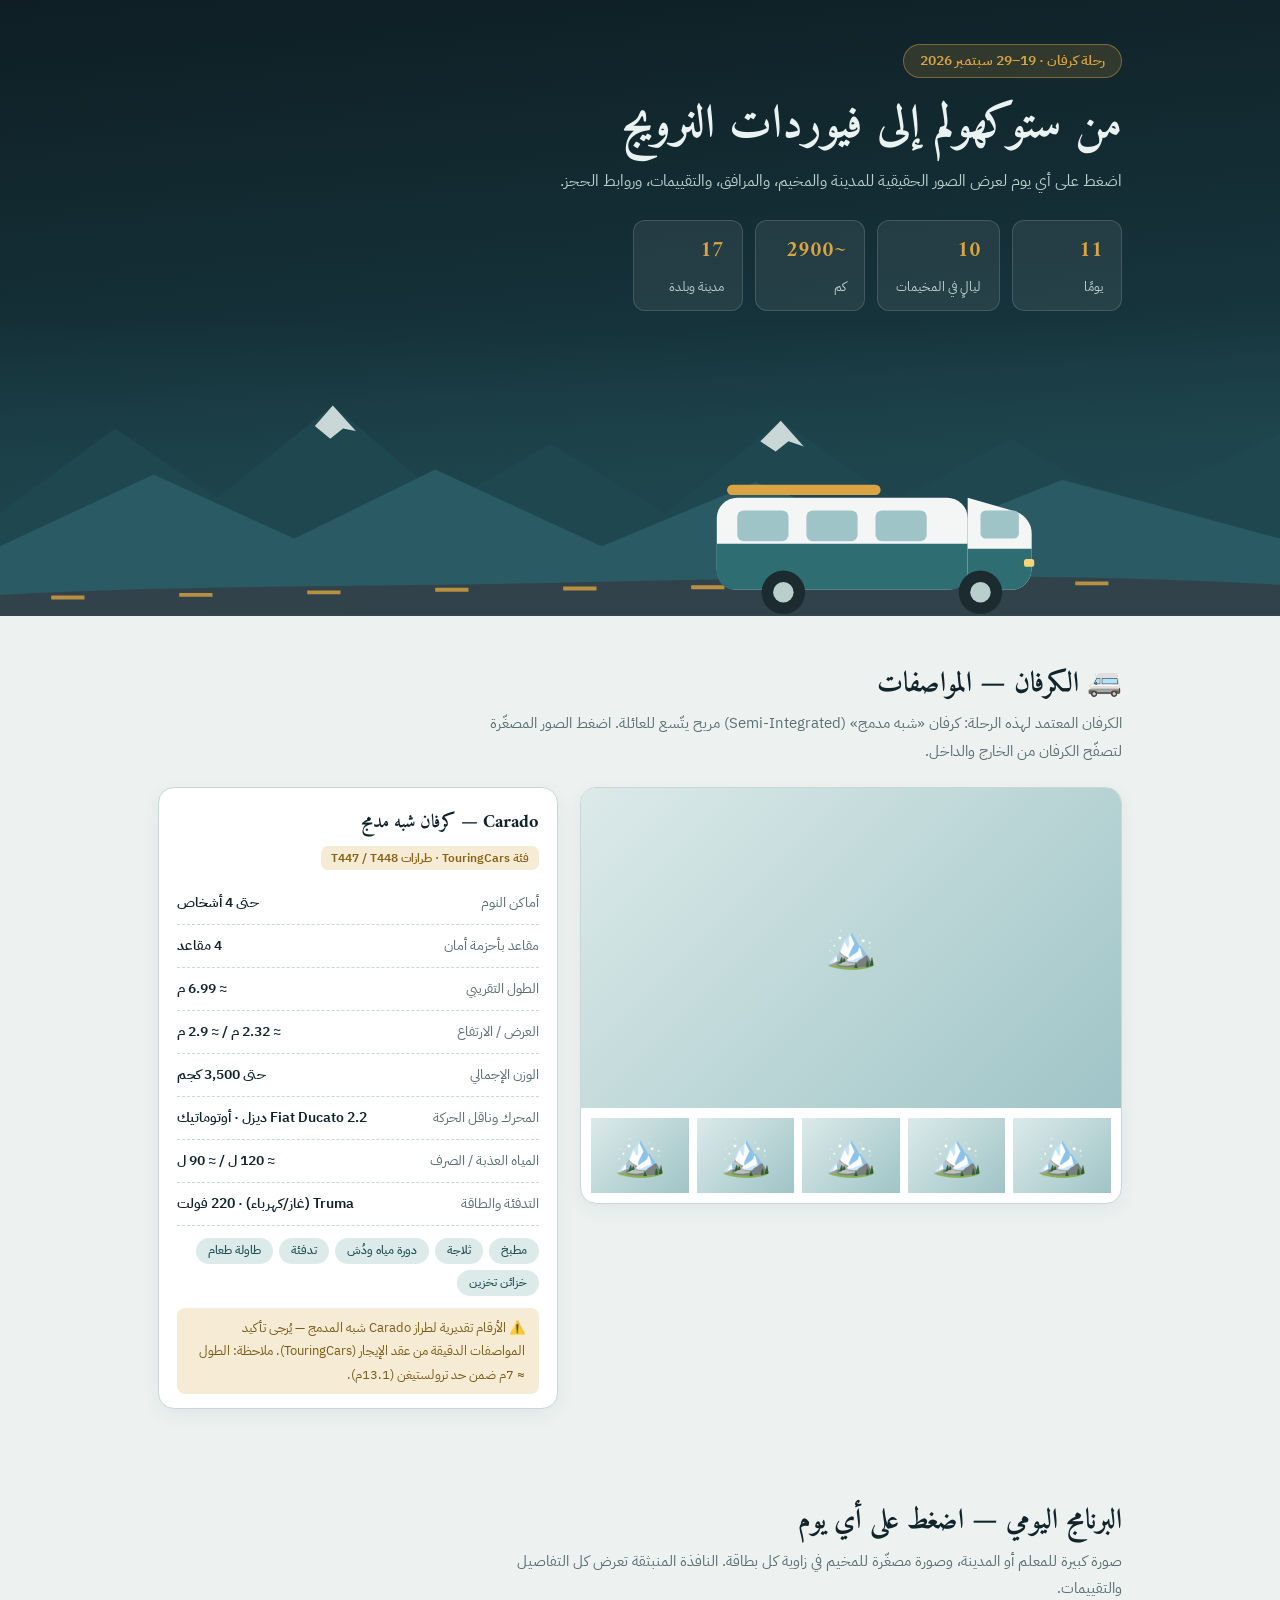
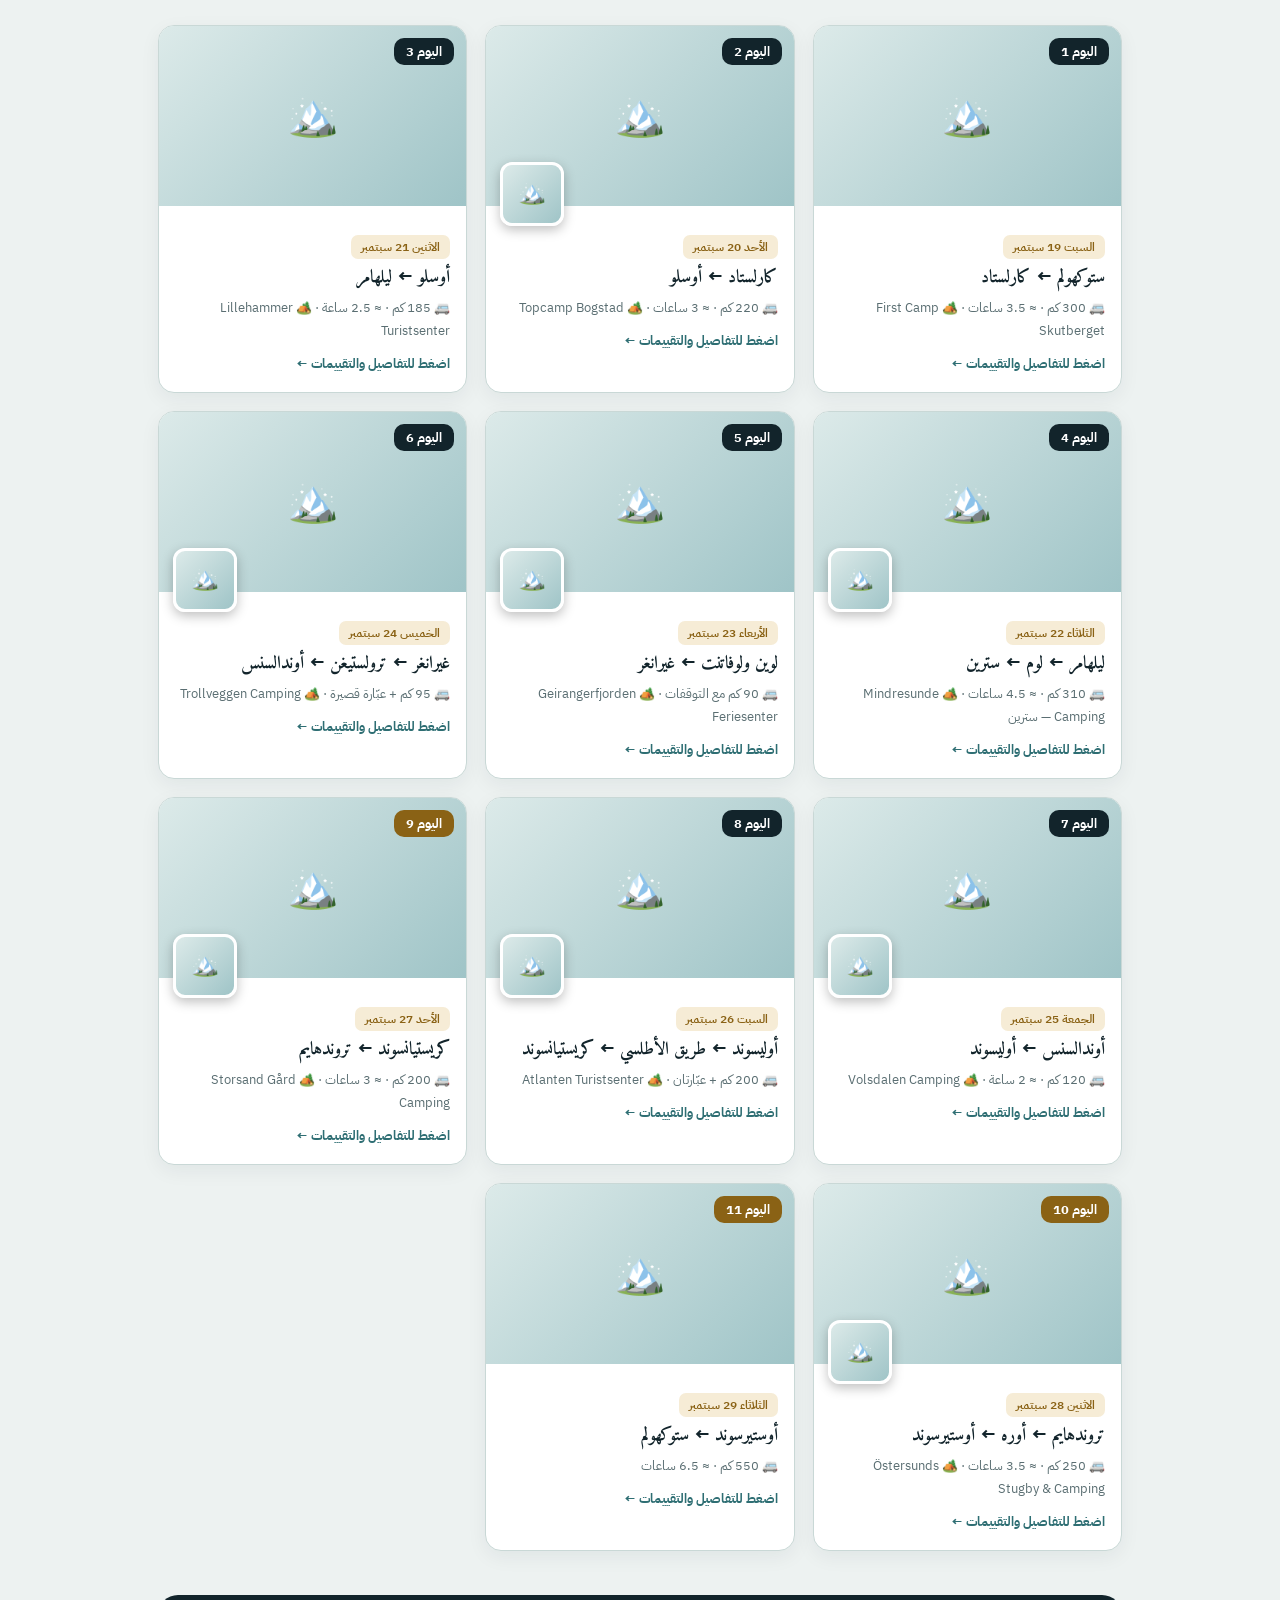
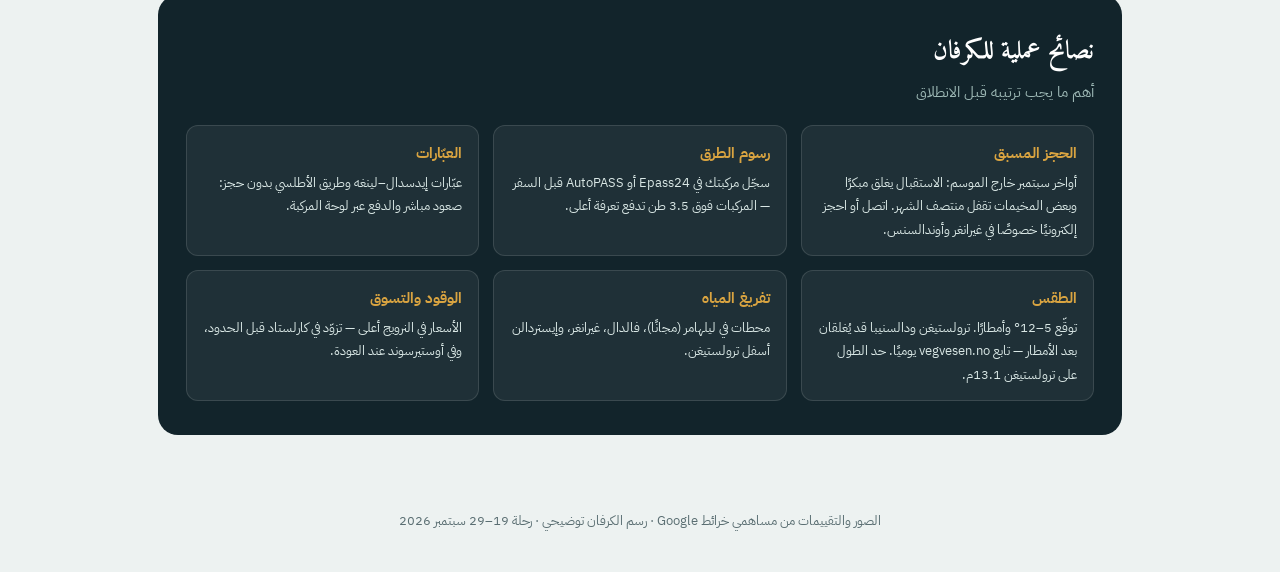
<file: original-plan.html>
<!DOCTYPE html>
<html lang="ar" dir="rtl">
<head>
<meta charset="UTF-8">
<meta name="viewport" content="width=device-width, initial-scale=1.0">
<title>رحلة الكرفان التفاعلية: ستوكهولم – فيوردات النرويج</title>
<link rel="preconnect" href="https://fonts.googleapis.com">
<link href="https://fonts.googleapis.com/css2?family=Amiri:wght@400;700&family=IBM+Plex+Sans+Arabic:wght@300;400;500;600;700&display=swap" rel="stylesheet">
<style>
:root{
  --fjord:#12242B; --water:#2E6E73; --water-soft:#DCEAE9;
  --birch:#D9A441; --birch-soft:#F6ECD6; --pine:#3E5943;
  --glacier:#EDF2F1; --card:#fff; --ink:#1C2B30; --ink-soft:#5A6E72;
  --line:#C9D8D6; --radius:16px;
}
*{margin:0;padding:0;box-sizing:border-box}
html{scroll-behavior:smooth}
body{font-family:'IBM Plex Sans Arabic',-apple-system,'Segoe UI',Tahoma,sans-serif;background:var(--glacier);color:var(--ink);line-height:1.8}
h1,h2,h3{font-family:'Amiri','IBM Plex Sans Arabic',serif}
.wrap{max-width:1000px;margin:0 auto;padding:0 18px}

/* ===== الترويسة مع مشهد الكرفان ===== */
header{background:linear-gradient(175deg,#0E1E24 0%,#16333B 55%,#245158 100%);color:#EAF3F2;padding:44px 0 0;overflow:hidden}
.eyebrow{display:inline-block;background:rgba(217,164,65,.16);color:var(--birch);border:1px solid rgba(217,164,65,.45);border-radius:99px;padding:4px 16px;font-size:.85rem;font-weight:600;margin-bottom:16px}
header h1{font-size:clamp(1.8rem,5vw,2.9rem);line-height:1.4;margin-bottom:8px}
header .sub{color:#B9CFCC;max-width:620px;font-size:1rem}
.stats{display:flex;flex-wrap:wrap;gap:12px;margin:24px 0 8px}
.stat{background:rgba(255,255,255,.07);border:1px solid rgba(255,255,255,.14);border-radius:12px;padding:10px 18px;min-width:110px}
.stat b{display:block;font-size:1.4rem;color:var(--birch);font-family:'Amiri',serif}
.stat span{font-size:.8rem;color:#B9CFCC}
.hero-scene{display:block;width:100%;margin-top:10px}

/* ===== الأقسام ===== */
section{padding:44px 0}
.section-head{margin-bottom:22px}
.section-head h2{font-size:1.75rem;color:var(--fjord)}
.section-head p{color:var(--ink-soft);max-width:660px;font-size:.95rem}

/* ===== شبكة الأيام ===== */
.grid{display:grid;grid-template-columns:repeat(auto-fill,minmax(290px,1fr));gap:18px}
.card{background:var(--card);border:1px solid var(--line);border-radius:var(--radius);overflow:hidden;cursor:pointer;box-shadow:0 6px 20px rgba(18,36,43,.06);transition:transform .22s ease,box-shadow .22s ease;text-align:right}
.card:hover,.card:focus-visible{transform:translateY(-4px);box-shadow:0 16px 36px rgba(18,36,43,.13);outline:none}
.card:focus-visible{box-shadow:0 0 0 3px var(--birch),0 16px 36px rgba(18,36,43,.13)}
.cover{position:relative;height:180px;background:#D6E3E1}
.cover img{width:100%;height:100%;object-fit:cover;display:block}
.cover .dnum{position:absolute;top:12px;inset-inline-start:12px;background:var(--fjord);color:#fff;border-radius:10px;padding:2px 12px;font-size:.8rem;font-weight:700}
.cover .dnum.ret{background:#8A6215}
.cover .camp-thumb{position:absolute;bottom:-20px;inset-inline-end:14px;width:64px;height:64px;border-radius:12px;border:3px solid #fff;object-fit:cover;box-shadow:0 4px 12px rgba(0,0,0,.25)}
.card-body{padding:26px 16px 16px}
.card-body .date{font-size:.78rem;color:#8A6215;background:var(--birch-soft);display:inline-block;border-radius:7px;padding:1px 10px;font-weight:600;margin-bottom:6px}
.card-body h3{font-size:1.12rem;color:var(--fjord);line-height:1.5}
.card-body .meta{font-size:.8rem;color:var(--ink-soft);margin-top:4px}
.card-body .more{margin-top:10px;font-size:.82rem;color:var(--water);font-weight:700}

/* ===== النافذة المنبثقة ===== */
.overlay{position:fixed;inset:0;background:rgba(10,22,27,.72);backdrop-filter:blur(3px);display:none;align-items:flex-start;justify-content:center;z-index:50;padding:24px 12px;overflow-y:auto}
.overlay.open{display:flex}
.modal{background:#fff;border-radius:20px;max-width:680px;width:100%;overflow:hidden;animation:pop .25s ease;margin:auto 0}
@keyframes pop{from{transform:scale(.96);opacity:0}to{transform:scale(1);opacity:1}}
@media (prefers-reduced-motion:reduce){.modal{animation:none}.card{transition:none}}
.carousel{position:relative;height:300px;background:#0E1E24}
.carousel img{width:100%;height:100%;object-fit:cover;display:block}
.carousel .cap{position:absolute;bottom:0;inset-inline:0;background:linear-gradient(transparent,rgba(0,0,0,.72));color:#fff;padding:26px 16px 10px;font-size:.85rem}
.cbtn{position:absolute;top:50%;transform:translateY(-50%);background:rgba(255,255,255,.92);border:none;width:38px;height:38px;border-radius:50%;font-size:1.1rem;cursor:pointer;color:var(--fjord);font-weight:700}
.cbtn.prev{inset-inline-start:10px}.cbtn.next{inset-inline-end:10px}
.close-x{position:absolute;top:12px;inset-inline-end:12px;background:rgba(0,0,0,.5);color:#fff;border:none;width:36px;height:36px;border-radius:50%;font-size:1rem;cursor:pointer;z-index:2}
.modal-body{padding:20px 22px 24px}
.modal-body .date{font-size:.8rem;color:#8A6215;background:var(--birch-soft);display:inline-block;border-radius:7px;padding:1px 10px;font-weight:600}
.modal-body h3{font-size:1.5rem;color:var(--fjord);margin:6px 0 2px}
.modal-body .meta{color:var(--ink-soft);font-size:.85rem;margin-bottom:10px}
.modal-body .desc{font-size:.95rem;margin-bottom:16px}
.mb-sec{border:1px solid var(--line);border-radius:12px;padding:14px 16px;margin-bottom:12px;background:#FBFDFC}
.mb-sec h4{font-size:.85rem;font-weight:700;margin-bottom:8px;color:var(--pine);display:flex;align-items:center;gap:6px}
.stars{color:#E5A50A;letter-spacing:1px;font-size:.95rem}
.rate-row{display:flex;flex-wrap:wrap;align-items:center;justify-content:space-between;gap:8px;padding:7px 0;border-bottom:1px dashed var(--line);font-size:.88rem}
.rate-row:last-child{border-bottom:none}
.rate-row .rr-name{font-weight:600}
.rate-row .rr-meta{display:flex;align-items:center;gap:10px}
.rate-row .cnt{color:var(--ink-soft);font-size:.78rem}
.rate-row a{color:var(--water);font-size:.78rem;font-weight:700;text-decoration:none}
.rate-row a:hover{text-decoration:underline}
.facilities{display:flex;flex-wrap:wrap;gap:6px;margin-top:6px}
.fac{background:var(--water-soft);color:#215156;border-radius:99px;padding:2px 12px;font-size:.76rem;font-weight:500}
.contact-btns{display:flex;flex-wrap:wrap;gap:8px;margin-top:12px}
.contact-btns a{border-radius:10px;padding:8px 16px;font-size:.83rem;font-weight:700;text-decoration:none}
.btn-solid{background:var(--water);color:#fff}
.btn-line{border:1.5px solid var(--water);color:var(--water)}
.note-inline{margin-top:10px;background:var(--birch-soft);border-radius:8px;padding:8px 14px;font-size:.82rem;color:#7A5A16}

/* ===== نصائح ===== */
.tips{background:var(--fjord);color:#D9E7E5;border-radius:20px;padding:34px 28px}
.tips h2{color:#fff;font-size:1.6rem;margin-bottom:4px}
.tips>p{color:#9DB8B5;margin-bottom:20px;font-size:.92rem}
.tips-grid{display:grid;grid-template-columns:repeat(auto-fit,minmax(240px,1fr));gap:14px}
.tip{background:rgba(255,255,255,.06);border:1px solid rgba(255,255,255,.12);border-radius:12px;padding:14px 16px}
.tip h4{color:var(--birch);font-size:.92rem;margin-bottom:4px}
.tip p{font-size:.84rem;line-height:1.75}
footer{text-align:center;padding:30px 18px 40px;color:var(--ink-soft);font-size:.8rem}
.ph{width:100%;height:100%;display:flex;align-items:center;justify-content:center;font-size:2.6rem;background:linear-gradient(135deg,#DCEAE9,#9FC4C7);color:#245158}
.camp-thumb.ph{font-size:1.4rem;position:absolute;bottom:-20px;inset-inline-end:14px;width:64px;height:64px;border-radius:12px;border:3px solid #fff;box-shadow:0 4px 12px rgba(0,0,0,.25)}

/* ===== قسم مواصفات الكرفان ===== */
.van{display:grid;grid-template-columns:1.15fr .85fr;gap:22px;align-items:start}
@media(max-width:760px){.van{grid-template-columns:1fr}}
.van-gallery{background:var(--card);border:1px solid var(--line);border-radius:var(--radius);overflow:hidden;box-shadow:0 6px 20px rgba(18,36,43,.06)}
.van-main{position:relative;height:320px;background:#0E1E24}
.van-main img{width:100%;height:100%;object-fit:cover;display:block}
.van-thumbs{display:flex;gap:8px;padding:10px;overflow-x:auto}
.van-thumbs img{width:88px;height:62px;object-fit:cover;border-radius:8px;cursor:pointer;border:2px solid transparent;flex:0 0 auto;transition:border-color .18s}
.van-thumbs img.active,.van-thumbs img:hover{border-color:var(--birch)}
.van-specs{background:var(--card);border:1px solid var(--line);border-radius:var(--radius);padding:18px 18px 14px;box-shadow:0 6px 20px rgba(18,36,43,.06)}
.van-specs h3{font-size:1.15rem;color:var(--fjord);margin-bottom:4px}
.van-specs .model-tag{font-size:.78rem;color:#8A6215;background:var(--birch-soft);display:inline-block;border-radius:7px;padding:1px 10px;font-weight:600;margin-bottom:12px}
.spec-row{display:flex;justify-content:space-between;gap:12px;padding:8px 0;border-bottom:1px dashed var(--line);font-size:.9rem}
.spec-row:last-of-type{border-bottom:none}
.spec-row .k{color:var(--ink-soft)}
.spec-row .v{font-weight:600;color:var(--fjord);text-align:left}
</style>
</head>
<body>

<header>
  <div class="wrap">
    <span class="eyebrow">رحلة كرفان · 19–29 سبتمبر 2026</span>
    <h1>من ستوكهولم إلى فيوردات النرويج</h1>
    <p class="sub">اضغط على أي يوم لعرض الصور الحقيقية للمدينة والمخيم، والمرافق، والتقييمات، وروابط الحجز.</p>
    <div class="stats">
      <div class="stat"><b>11</b><span>يومًا</span></div>
      <div class="stat"><b>10</b><span>ليالٍ في المخيمات</span></div>
      <div class="stat"><b>~2900</b><span>كم</span></div>
      <div class="stat"><b>17</b><span>مدينة وبلدة</span></div>
    </div>
  </div>
  <!-- مشهد الكرفان -->
  <svg class="hero-scene" viewBox="0 0 1000 230" preserveAspectRatio="xMidYMax slice" aria-label="رسم توضيحي لكرفان يسير بين جبال الفيورد">
    <defs>
      <linearGradient id="sky" x1="0" y1="0" x2="0" y2="1">
        <stop offset="0" stop-color="#245158" stop-opacity="0"/><stop offset="1" stop-color="#1B4048"/>
      </linearGradient>
    </defs>
    <rect width="1000" height="230" fill="url(#sky)"/>
    <!-- جبال بعيدة -->
    <path d="M0,150 L90,84 L170,138 L260,66 L350,142 L430,96 L520,150 L610,78 L700,140 L790,92 L880,146 L1000,88 L1000,230 L0,230 Z" fill="#1E4750"/>
    <path d="M0,176 L120,120 L230,170 L340,116 L470,176 L590,126 L710,172 L830,124 L1000,170 L1000,230 L0,230 Z" fill="#2A5A63"/>
    <!-- ثلوج القمم -->
    <path d="M260,66 L278,86 L268,84 L258,92 L246,82 Z M610,78 L628,98 L616,94 L606,102 L594,94 Z" fill="#E9F0EF" opacity=".85"/>
    <!-- الطريق -->
    <path d="M0,230 L1000,230 L1000,206 C820,196 640,200 460,204 C300,208 140,206 0,214 Z" fill="#31424A"/>
    <path d="M40,216 h50 M140,214 h50 M240,212 h50 M340,210 h50 M440,209 h50 M540,208 h50 M640,207 h50 M740,206 h50 M840,205 h50" stroke="#D9A441" stroke-width="3" stroke-dasharray="26 24" opacity=".8"/>
    <!-- الكرفان -->
    <g transform="translate(560,120)">
      <rect x="0" y="18" width="196" height="72" rx="16" fill="#F3F6F5"/>
      <path d="M0,54 h196 v22 a14,14 0 0 1 -14,14 h-168 a14,14 0 0 1 -14,-14 Z" fill="#2E6E73"/>
      <path d="M196,90 h34 c10,0 16,-8 16,-18 v-26 c0,-8 -5,-14 -12,-17 l-38,-11 Z" fill="#F3F6F5"/>
      <path d="M196,58 h50 v14 c0,10 -6,18 -16,18 h-34 Z" fill="#2E6E73"/>
      <rect x="206" y="28" width="30" height="22" rx="4" fill="#9FC4C7"/>
      <rect x="16" y="28" width="40" height="24" rx="5" fill="#9FC4C7"/>
      <rect x="70" y="28" width="40" height="24" rx="5" fill="#9FC4C7"/>
      <rect x="124" y="28" width="40" height="24" rx="5" fill="#9FC4C7"/>
      <rect x="8" y="8" width="120" height="8" rx="4" fill="#D9A441"/>
      <circle cx="52" cy="92" r="17" fill="#1C2B30"/><circle cx="52" cy="92" r="8" fill="#B9CFCC"/>
      <circle cx="206" cy="92" r="17" fill="#1C2B30"/><circle cx="206" cy="92" r="8" fill="#B9CFCC"/>
      <rect x="240" y="66" width="8" height="6" rx="2" fill="#F6D57A"/>
    </g>
  </svg>
</header>

<section id="caravan">
  <div class="wrap">
    <div class="section-head">
      <h2>🚐 الكرفان — المواصفات</h2>
      <p>الكرفان المعتمد لهذه الرحلة: كرفان «شبه مدمج» (Semi-Integrated) مريح يتّسع للعائلة. اضغط الصور المصغّرة لتصفّح الكرفان من الخارج والداخل.</p>
    </div>
    <div class="van">
      <div class="van-gallery">
        <div class="van-main"><img id="vanMain" src="https://imagedelivery.net/g_elyS8seh1NDPGWNcqjZg/www.touringcars.com/2025/02/carado-imagebank-data_VE_Semi-Integrated_T447_CU_2025_1502_21-31-41_WEB.jpg/w=2560" alt="الكرفان — صورة خارجية"></div>
        <div class="van-thumbs" id="vanThumbs"></div>
      </div>
      <div class="van-specs">
        <h3>Carado — كرفان شبه مدمج</h3>
        <span class="model-tag">فئة TouringCars · طرازات T447 / T448</span>
        <div class="spec-row"><span class="k">أماكن النوم</span><span class="v">حتى 4 أشخاص</span></div>
        <div class="spec-row"><span class="k">مقاعد بأحزمة أمان</span><span class="v">4 مقاعد</span></div>
        <div class="spec-row"><span class="k">الطول التقريبي</span><span class="v">≈ 6.99 م</span></div>
        <div class="spec-row"><span class="k">العرض / الارتفاع</span><span class="v">≈ 2.32 م / ≈ 2.9 م</span></div>
        <div class="spec-row"><span class="k">الوزن الإجمالي</span><span class="v">حتى 3,500 كجم</span></div>
        <div class="spec-row"><span class="k">المحرك وناقل الحركة</span><span class="v">Fiat Ducato 2.2 ديزل · أوتوماتيك</span></div>
        <div class="spec-row"><span class="k">المياه العذبة / الصرف</span><span class="v">≈ 120 ل / ≈ 90 ل</span></div>
        <div class="spec-row"><span class="k">التدفئة والطاقة</span><span class="v">Truma (غاز/كهرباء) · 220 فولت</span></div>
        <div class="facilities" style="margin-top:12px">
          <span class="fac">مطبخ</span><span class="fac">ثلاجة</span><span class="fac">دورة مياه ودُش</span>
          <span class="fac">تدفئة</span><span class="fac">طاولة طعام</span><span class="fac">خزائن تخزين</span>
        </div>
        <div class="note-inline" style="margin-top:12px">⚠️ الأرقام تقديرية لطراز Carado شبه المدمج — يُرجى تأكيد المواصفات الدقيقة من عقد الإيجار (TouringCars). ملاحظة: الطول ≈ 7م ضمن حد ترولستيغن (13.1م).</div>
      </div>
    </div>
  </div>
</section>

<section>
  <div class="wrap">
    <div class="section-head">
      <h2>البرنامج اليومي — اضغط على أي يوم</h2>
      <p>صورة كبيرة للمعلم أو المدينة، وصورة مصغّرة للمخيم في زاوية كل بطاقة. النافذة المنبثقة تعرض كل التفاصيل والتقييمات.</p>
    </div>
    <div class="grid" id="grid"></div>
  </div>
</section>

<section style="padding-top:0">
  <div class="wrap">
    <div class="tips">
      <h2>نصائح عملية للكرفان</h2>
      <p>أهم ما يجب ترتيبه قبل الانطلاق</p>
      <div class="tips-grid">
        <div class="tip"><h4>الحجز المسبق</h4><p>أواخر سبتمبر خارج الموسم: الاستقبال يغلق مبكرًا وبعض المخيمات تقفل منتصف الشهر. اتصل أو احجز إلكترونيًا خصوصًا في غيرانغر وأوندالسنس.</p></div>
        <div class="tip"><h4>رسوم الطرق</h4><p>سجّل مركبتك في Epass24 أو AutoPASS قبل السفر — المركبات فوق 3.5 طن تدفع تعرفة أعلى.</p></div>
        <div class="tip"><h4>العبّارات</h4><p>عبّارات إيدسدال–لينغه وطريق الأطلسي بدون حجز: صعود مباشر والدفع عبر لوحة المركبة.</p></div>
        <div class="tip"><h4>الطقس</h4><p>توقّع 5–12° وأمطارًا. ترولستيغن ودالسنيبا قد يُغلقان بعد الأمطار — تابع vegvesen.no يوميًا. حد الطول على ترولستيغن 13.1م.</p></div>
        <div class="tip"><h4>تفريغ المياه</h4><p>محطات في ليلهامر (مجانًا)، فالدال، غيرانغر، وإيستردالن أسفل ترولستيغن.</p></div>
        <div class="tip"><h4>الوقود والتسوق</h4><p>الأسعار في النرويج أعلى — تزوّد في كارلستاد قبل الحدود، وفي أوستيرسوند عند العودة.</p></div>
      </div>
    </div>
  </div>
</section>

<footer>الصور والتقييمات من مساهمي خرائط Google · رسم الكرفان توضيحي · رحلة 19–29 سبتمبر 2026</footer>

<!-- النافذة المنبثقة -->
<div class="overlay" id="overlay" role="dialog" aria-modal="true">
  <div class="modal" id="modal"></div>
</div>

<script>
const G="https://lh3.googleusercontent.com/place-photos/";
const M="https://maps.google.com/?cid=";
const DAYS=[
{n:1,date:"السبت 19 سبتمبر",title:"ستوكهولم ← كارلستاد",km:"300 كم · ≈ 3.5 ساعات",
 desc:"يوم انطلاق مريح عبر الطريق E18 حتى بحيرة فينرن، أكبر بحيرات السويد. أمسية هادئة على الشاطئ.",
 images:[{u:G+"AG9NLjCYywlHlIiT6Brfw7nRCV2aQg0Bl2mu8WeRhLeKCJmPt4dmTq42I0Ba84j5w-FjTZLI_XZowiryx-0DnPBkE_jU9PjuDolV4HVQ2FVBNphtHysTf_C5xTXgURzHrPqvin4DRUYUfvrrrANOIVI=s4800-w800-h600",c:"مخيم First Camp Skutberget على بحيرة فينرن"}],
 camp:{name:"First Camp Skutberget",fac:["كهرباء","دُش ومرافق صحية","مطبخ مشترك","تفريغ مياه","مسارات مشي"],phone:"+4654535130",web:"https://firstcamp.se/destination/skutberget-karlstad/",rating:3.9,count:1669,gmap:M+"2953324915553931345"},
 sights:[{name:"ممشى بحيرة فينرن وساحة كارلستاد الكبيرة"}]},

{n:2,date:"الأحد 20 سبتمبر",title:"كارلستاد ← أوسلو",km:"220 كم · ≈ 3 ساعات",
 desc:"عبور الحدود إلى النرويج والوصول مبكرًا لقضاء بعد الظهر في العاصمة: سطح دار الأوبرا، الواجهة البحرية، وحديقة فيغلاند.",
 images:[{u:G+"AG9NLjASMmac6LVJew-bkK6uYblbXJWIZdLntSqLg7KrQcKHozaJaAoqoR7wZXvMAEVHpEcGX9wXh_zFl5l99LwJP3MybmI8OJhFgSxvNQo218EhE5OpoUeDWYJnP2EvwlXjFxoRc5iUSOVFrVaCTFY=s4800-w800-h600",c:"دار أوبرا أوسلو — يمكن المشي على سطحها"},
        {u:G+"AG9NLjDbjwc0TC6QPkVCjk9py02G_iImIZInRBfALHEXEg9eb64XQ3b1vIYPPJm_QYS47Cgfe24Em0VV_zIqOZDcqN3007gFtHaTLf_XtvX8BPKgfooDYVn7fqEkU9IeudO9gGeNelPYiDWFjVLLakA=s4800-w800-h600",c:"مخيم Topcamp Bogstad — مفتوح طوال العام"}],
 camp:{name:"Topcamp Bogstad",fac:["كهرباء","مرافق حديثة","تفريغ مياه","غسيل ملابس","حافلة للمركز"],phone:"+4722510800",web:"https://topcamp.no/topcamp-bogstad",rating:3.8,count:2726,gmap:M+"80093192416999898"},
 sights:[{name:"دار أوبرا أوسلو",rating:4.7,count:31143,gmap:M+"2069025550397265425"},{name:"واجهة Aker Brygge وحديقة فيغلاند"}]},

{n:3,date:"الاثنين 21 سبتمبر",title:"أوسلو ← ليلهامر",km:"185 كم · ≈ 2.5 ساعة",
 desc:"صباح في متاحف أوسلو، ثم طريق E6 بمحاذاة بحيرة ميوسا إلى مدينة الأولمبياد الشتوي 1994 وشارعها الخشبي التاريخي.",
 images:[{u:G+"AG9NLjBaNWtT4OCu69ygfuvyOTQglSM3eb7FKLLtikHzm8XRy6dgQuUwBRLCUFlTfIzoDku1MIGPkl6hcPniP7n9kDFzrTxMeNOD8QLxtN_J-ctcCTKPCNSLKasms2Hy1Y_btrb_BTm5TV_2SL2WK94qMSntGg=s4800-w800-h600",c:"مخيم Lillehammer Turistsenter"}],
 camp:{name:"Lillehammer Turistsenter",fac:["كهرباء","تفريغ مياه مجاني","مرافق صحية","قرب وسط المدينة"],phone:"+4761259710",web:"https://www.lillehammerturistsenter.no/nb",rating:4.2,count:960,gmap:M+"7399166194176885519"},
 sights:[{name:"شارع Storgata، منصة القفز الأولمبية، متحف Maihaugen"}]},

{n:4,date:"الثلاثاء 22 سبتمبر",title:"ليلهامر ← لوم ← سترين",km:"310 كم · ≈ 4.5 ساعات",
 desc:"صعود وادي غودبراندسدالن، توقف في بلدة لوم وكنيستها الخشبية من القرن الثاني عشر، ثم النزول المذهل إلى نورد-فيورد.",
 images:[{u:G+"AG9NLjCbkQJ9J10sFXj7V9Qg_3_MZ50WOq7IU3PwtoknPeGAEk4MeWH_bsvqJVLJv1wJongSIAykzBScmR_C2n6hIeeo6kG51Ao-7mkCPpqqABrGuHkJejoG8LDBHc8n1BW45vYBpsqip9GhC4VRVg=s4800-w800-h600",c:"كنيسة لوم الخشبية التاريخية"},
        {u:G+"AG9NLjBFD3t0hhpRtcmq3mHkIRXgcglsikkDi6Bn6bObhIV5bJIbY2CXaqoBjFLuNmoLBZ1anhi1VmCah9twUNR7jE_TozHALft76QSrjvItpvXTgNztnNKJLt8h7LfteTheiKN-5ZcoqSWiGB9O1Q=s4800-w800-h600",c:"مخيم Mindresunde على بحيرة سترينفاتنت"}],
 camp:{name:"Mindresunde Camping — سترين",fac:["كهرباء","مرافق مجددة","إطلالة جليدية","قوارب للإيجار","مفتوح حتى 1 نوفمبر"],phone:"+4757877532",web:"http://www.mindresunde.no/",rating:4.4,count:482,gmap:M+"3559967719631580002"},
 sights:[{name:"كنيسة لوم الخشبية",rating:4.6,count:2801,gmap:M+"10142264748532470450"},{name:"مخبز Bakeriet i Lom وشلالات Videseter"}]},

{n:5,date:"الأربعاء 23 سبتمبر",title:"لوين ولوفاتنت ← غيرانغر",km:"90 كم مع التوقفات",
 desc:"أجمل أيام الرحلة: تلفريك لوين إلى قمة هوفن (1011م)، بحيرة لوفاتنت الفيروزية، ثم عبور ممر سترين-فيلت والنزول إلى غيرانغر عبر مطل أورنسفينغن.",
 images:[{u:G+"AG9NLjCH32_Y3lRj8R2EQXHJNDXPuF7R9Vn4ONdYlGyqxI0Awl8fILuHjG2ZcHuXb3WLKum5B2B3B4I-BVlh6E4JuIcLRKNz8l5L_yWwophYhuseN3KjauRGK2Traol_84soEiIbF7eulU09bbml_w=s4800-w800-h600",c:"فيورد غيرانغر من مطل أورنسفينغن"},
        {u:G+"AG9NLjDc7QKJT6hKmpgPmXPBD9Q_Wggrhv5fK5pV4v9rPq-9h8WuIVuboC-W2WwwFfrjadZe4DJkMYfaRYWbPjLBdJCecX02-mFCfYDjKPcwHf66vyMC0LjAwa2tB3_MSaAW1-m4Y1tqtrweSHF1AfZJgIsKXA=s4800-w800-h600",c:"تلفريك Loen Skylift"},
        {u:G+"AG9NLjCaQwT-AurSUQsusjMHmdS53DKfdbwt0CihigbddFRXPEXDQ4aJHl7gjZJuP6vfZRmLI5m8AEEXWrLTdqr8--momiXbXVIjT3lJAm-OuYtcytwOJ9k_P29qL76J6CT8UyANbPgxgD17Y1Vi1atodvdlWA=s4800-w800-h600",c:"بحيرة لوفاتنت الفيروزية"},
        {u:G+"AG9NLjC01wYAtcmvzOZLSv09ue1VlYRaR3mHbYVC50K4i47uM-rAKTKI9YUPX8I2QJQng60I6wqG7sXDHYiS06eAtCBK_h4UNigHSAwkgANHWjxK6lhH7TIa5kcHFBpqzBi_D2KCgzieVURTQ-XAGfE=s4800-w800-h600",c:"مخيم Geirangerfjorden Feriesenter على ضفة الفيورد"}],
 camp:{name:"Geirangerfjorden Feriesenter",fac:["كهرباء","مواقع على الماء مباشرة","مرافق صحية","مفتوح طوال سبتمبر"],web:"http://www.geirangerfjorden.net/",rating:4.6,count:1366,gmap:M+"10969444886202983181"},
 sights:[{name:"تلفريك Loen Skylift",rating:4.6,count:719,gmap:M+"5656349522386604592"},{name:"بحيرة Lovatnet",rating:4.9,count:362,gmap:M+"18419002113885521280"},{name:"مطل Ørnesvingen",rating:4.8,count:6130,gmap:M+"9292303648253681165"}],
 note:"⚠️ مع الكرفان استخدم نفق Rv15 وتجنّب الطريق القديم Rv258 الضيّق."},

{n:6,date:"الخميس 24 سبتمبر",title:"غيرانغر ← ترولستيغن ← أوندالسنس",km:"95 كم + عبّارة قصيرة",
 desc:"جولة بحرية في الفيورد (اليونسكو) وشلالات الأخوات السبع صباحًا، ثم طريق النسر، عبّارة إيدسدال، ومنعطفات ترولستيغن الأحد عشر. المبيت أمام جدار الترول.",
 images:[{u:G+"AG9NLjAs3cdn1Cy1gASeIviV2ZSUNzvNnmPuf676X8AfKHlZJWFl7qcTuqBqImBW3Vw7R_7br6ele734ar7j63jkGIThmueCcoKTV0SdZK5u7l23phyoN1kJXVuvBMX5affdNKi0q5ErnanGvob_ow=s4800-w800-h600",c:"طريق ترولستيغن من منصة المشاهدة"},
        {u:G+"AG9NLjALWTFlsRO55QqB5y5jeCGaEt9TLaQHnCf82Ldh1HpUnzNONO8rXytW7G3DsTaTu_FRFzRGlJPLnFKhuvOjT8ydLSSp4Qc5e6Sd7Iai1JVDQkMV_ad0BFMOgGuDKyUCQxP5kv7iWLWpCyXGFiU=s4800-w800-h600",c:"مخيم Trollveggen أمام جدار الترول"}],
 camp:{name:"Trollveggen Camping",fac:["كهرباء","مبنى خدمات حديث","تفريغ مياه","إطلالة على جدار الترول"],phone:"+4740092002",web:"http://www.trollveggen.com/",rating:4.6,count:658,gmap:M+"10394117847628548697"},
 sights:[{name:"مطل ترولستيغن",rating:4.8,count:7024,gmap:M+"16761776795772381269"},{name:"جولة الفيورد وشلالات الأخوات السبع"}],
 note:"⚠️ حد الطول على ترولستيغن 13.1م — تحقق من vegvesen.no بعد الأمطار. البديل: E136 عبر وادي رومسدالن."},

{n:7,date:"الجمعة 25 سبتمبر",title:"أوندالسنس ← أوليسوند",km:"120 كم · ≈ 2 ساعة",
 desc:"تلفريك رومسدالن اختياريًا صباحًا، ثم إلى أوليسوند — أجمل مدينة نرويجية بطراز «آرت نوفو» — وصعود مطل أكسلا وقت الغروب.",
 images:[{u:G+"AG9NLjBIJc6ltUlIdW0EdTSnT9q4xzCa7JjyGtQ84Cf3AuUUV0C7vxHmAS4sVb67asGNhOma1wbhFDnoIBOEi3SXV4b0zEZ-_Qh3PRFdz8WYAMGVbmDoX8bIpZrCzD6wh0DRLktATOrWK2DcJ4QuBVVY-TprMg=s4800-w800-h600",c:"أوليسوند من مطل أكسلا"},
        {u:G+"AG9NLjABYC5IsOfiNYEn6EZz-MxLYGaNUUZ_5rk-1QgVZxrVU8kaEEqptHo2LsJ1TPgpPidM99hQ3PjSAD2OYAAtnlhzWWhs-BCiNIIaYpuqLkwlpePCJBZeu5AisGQTeADKeMNgh4R8xbx-VJLrkUexv76Nag=s4800-w800-h600",c:"مخيم Volsdalen — الأقرب لوسط المدينة"}],
 camp:{name:"Volsdalen Camping",fac:["كهرباء","مرافق أساسية","الأقرب للمركز","استقبال 10–11:30ص و2–8م"],phone:"+4770125890",web:"http://www.volsdalencamping.no/",rating:3.3,count:932,gmap:M+"16478362332205580813"},
 sights:[{name:"مطل أكسلا",rating:4.8,count:3457,gmap:M+"14965436119725706251"},{name:"حي آرت نوفو والمرفأ الداخلي"}]},

{n:8,date:"السبت 26 سبتمبر",title:"أوليسوند ← طريق الأطلسي ← كريستيانسوند",km:"200 كم + عبّارتان",
 desc:"قيادة أحد أشهر طرق العالم: جسور طريق الأطلسي فوق المحيط مباشرة، مع توقفات في مطل Askevågen وممشى جزيرة Eldhusøya.",
 images:[{u:G+"AG9NLjCgkpF92jvUs5K6XglFBk5KeklIeXBagUYFls6MVvueGaEiR_1Ic4e3cFoXiStg36bZ9wndwQKmtCTUJU4seQ7FLE4I6eDFINNQEjol4kNwyFqw5FKajWxziHqV9B4BDv92pye-oWDg-bSgVhM=s4800-w636-h480",c:"طريق الأطلسي وجسر Storseisundet"},
        {u:G+"AG9NLjCLqZVO5vJ7czmjkcT22FBPe7hzVFuSMoY2lTB-3FN7BSWNmGhCgdteoJMYPTVv24_1DT_IvB9zy0B3LOZBMw3tpa7waaLZxpwtsQF4DsZ82D24z0z1WMWdagSZ72LvSxHUDBnmxQHi3UoXWyU=s4800-w800-h600",c:"مخيم Atlanten Turistsenter — كريستيانسوند"}],
 camp:{name:"Atlanten Turistsenter",fac:["كهرباء","مطعم وفطور","مرافق صحية","20 دقيقة مشيًا للمرفأ"],phone:"+4771671104",web:"https://www.atlanten.no/",rating:3.6,count:538,gmap:M+"13422555690389029154"},
 sights:[{name:"طريق الأطلسي",rating:4.6,count:1564,gmap:M+"2317850511238614598"},{name:"مدينة كريستيانسوند الملونة (عاصمة الباكالاو)"}]},

{n:9,date:"الأحد 27 سبتمبر",title:"كريستيانسوند ← تروندهايم",km:"200 كم · ≈ 3 ساعات",
 desc:"بداية خط العودة. بعد الظهر في تروندهايم: كاتدرائية نيداروس القوطية، حي باكلاندت الملون، والجسر القديم.",
 images:[{u:G+"AG9NLjCAn2nlAaKsFAntk1I_dIbBEQd8vPJltAkOZt5cUkLWPfiZL003t_sLb422sYCbHkacl8rRpZauOrGuzqs5bjoUycp9BLlSUlb5DlpcvQl4jyXZ5sfqh9H66kPD74T4sINQWTkBPpVTpRdRrJM=s4800-w800-h600",c:"كاتدرائية نيداروس — تروندهايم"},
        {u:G+"AG9NLjB7xgCl5wyVAK9UfZLckkAZCbpjDTh2a3n6XqKHx0Tmm9udMDlBLmXM6ukLGX2Bbmlamh-Atk8L5fBIodHVZAEz0rMeauu5xTNKKqIAU1eEWRaDMB6gDfgQl4tvjRQUqg0L4X0DPRdUF25j=s4800-w640-h480",c:"مخيم Storsand Gård على الفيورد"}],
 camp:{name:"Storsand Gård Camping",fac:["كهرباء","على الفيورد","حافلة مباشرة للمركز","استقبال 8ص–11م"],phone:"+4773976360",web:"https://storsandcamping.no/",rating:4.0,count:1822,gmap:M+"17676502654850391319"},
 sights:[{name:"كاتدرائية نيداروس",rating:4.7,count:11831,gmap:M+"13359294859797295613"},{name:"حي باكلاندت والجسر القديم"}]},

{n:10,date:"الاثنين 28 سبتمبر",title:"تروندهايم ← أوره ← أوستيرسوند",km:"250 كم · ≈ 3.5 ساعات",
 desc:"العودة إلى السويد عبر E14 — مناظر جديدة كليًا: غداء في قرية أوره الجبلية، شلال Tännforsen، ثم بحيرة ستورشون.",
 images:[{u:G+"AG9NLjD8Nd1xxV2bi19lus-sqsys7GTbVY_kFwp3Cmkajm0Diyowb1M2dd6GgcgPRkveamZwks8waGHlMsIVhWSb8BeGEper0hxqFiOF6ZbON1jmv0mfjJVGETfLWsu_Ik8mZtzE4oljnLhMGj1E=s4800-w800-h600",c:"قرية أوره الجبلية"},
        {u:G+"AG9NLjAKf9IZaCQluGUmvHFozgXaFnasfKaR3SL4GooG0G-k44z0v8_FS_CfOb3uszvaiqjvgnbsQNB8wU9ntSKtEL5u4z7LdFVWci7aawM_Xwg6VWWqO_hYnb6ZXCvR_nYGctenoDtSJ6mAucxQFw=s4800-w800-h600",c:"مخيم Östersunds Stugby & Camping"}],
 camp:{name:"Östersunds Stugby & Camping",fac:["كهرباء","مواقف مرصوفة","تفريغ مياه","كبائن"],phone:"+4663144615",web:"http://www.ostersundscamping.se/",rating:4.1,count:1363,gmap:M+"17350706845757146427"},
 sights:[{name:"قرية أوره",rating:4.2,count:76,gmap:M+"603264302447744502"},{name:"شلال Tännforsen — الأكبر في السويد"}]},

{n:11,date:"الثلاثاء 29 سبتمبر",title:"أوستيرسوند ← ستوكهولم",km:"550 كم · ≈ 6.5 ساعات",
 desc:"آخر يوم: نزول طويل عبر سوندسفال ثم طريق E4 الساحلي، مع استراحة قهوة في يفلا أو أوبسالا، والوصول إلى ستوكهولم مساءً.",
 images:[{u:G+"AG9NLjDs2Th-RP9ON5gzrqOFd7sOUFc_K517l2AfDlaFT59-NyK5qzGn6hr03BvbS5fOil3llej9bV5xtOdFqVw-BV0LZ91pizkaTINMmjXtITAsvVj0zrxcUaankvh54kMFCi61qYzS2I4LlbhvNijjJ_M6=s4800-w800-h600",c:"غاملا ستان — البلدة القديمة في ستوكهولم"}],
 sights:[{name:"غاملا ستان (البلدة القديمة)",gmap:M+"2738468898257406737"},{name:"استراحة في سوندسفال أو يفلا"}]}
];

document.addEventListener("error",e=>{
  const t=e.target;
  if(t.tagName==="IMG"){
    const ph=document.createElement("div");
    ph.className=(t.className?t.className+" ":"")+"ph";
    ph.textContent="🏔️";
    ph.title=t.alt||"";
    t.replaceWith(ph);
  }
},true);
const grid=document.getElementById("grid");
const overlay=document.getElementById("overlay");
const modal=document.getElementById("modal");
let curImgs=[],curIdx=0;

function stars(r){if(!r)return"";const f=Math.round(r);return"★".repeat(f)+"☆".repeat(5-f);}

DAYS.forEach((d,i)=>{
  const card=document.createElement("div");
  card.className="card";card.tabIndex=0;card.setAttribute("role","button");
  card.setAttribute("aria-label","تفاصيل اليوم "+d.n+": "+d.title);
  const campThumb=(d.images.length>1)?`<img class="camp-thumb" src="${d.images[d.images.length-1].u}" alt="صورة المخيم">`:"";
  card.innerHTML=`
    <div class="cover">
      <img src="${d.images[0].u}" alt="${d.images[0].c}" loading="lazy">
      <span class="dnum ${d.n>=9?'ret':''}">اليوم ${d.n}</span>
      ${campThumb}
    </div>
    <div class="card-body">
      <span class="date">${d.date}</span>
      <h3>${d.title}</h3>
      <div class="meta">🚐 ${d.km}${d.camp?` · 🏕️ ${d.camp.name}`:""}</div>
      <div class="more">اضغط للتفاصيل والتقييمات ←</div>
    </div>`;
  card.addEventListener("click",()=>openModal(i));
  card.addEventListener("keydown",e=>{if(e.key==="Enter"||e.key===" "){e.preventDefault();openModal(i);}});
  grid.appendChild(card);
});

function openModal(i){
  const d=DAYS[i];curImgs=d.images;curIdx=0;
  const campSec=d.camp?`
    <div class="mb-sec">
      <h4>🏕️ المخيم — يستقبل الكرفانات</h4>
      <div class="rate-row">
        <span class="rr-name">${d.camp.name}</span>
        <span class="rr-meta">${d.camp.rating?`<span class="stars">${stars(d.camp.rating)}</span><b>${d.camp.rating}</b><span class="cnt">(${d.camp.count.toLocaleString("ar")} تقييم)</span>`:""}
        <a href="${d.camp.gmap}" target="_blank" rel="noopener">اقرأ التقييمات</a></span>
      </div>
      <div class="facilities">${d.camp.fac.map(f=>`<span class="fac">${f}</span>`).join("")}</div>
      <div class="contact-btns">
        ${d.camp.phone?`<a class="btn-solid" href="tel:${d.camp.phone}">📞 اتصال</a>`:""}
        ${d.camp.web?`<a class="btn-line" href="${d.camp.web}" target="_blank" rel="noopener">الموقع والحجز</a>`:""}
      </div>
    </div>`:"";
  const sightsSec=d.sights?`
    <div class="mb-sec">
      <h4 style="color:var(--water)">📍 معالم اليوم</h4>
      ${d.sights.map(s=>`<div class="rate-row"><span class="rr-name">${s.name}</span>
        <span class="rr-meta">${s.rating?`<span class="stars">${stars(s.rating)}</span><b>${s.rating}</b><span class="cnt">(${s.count.toLocaleString("ar")})</span>`:""}
        ${s.gmap?`<a href="${s.gmap}" target="_blank" rel="noopener">التقييمات والصور</a>`:""}</span></div>`).join("")}
    </div>`:"";
  modal.innerHTML=`
    <div class="carousel">
      <button class="close-x" onclick="closeModal()" aria-label="إغلاق">✕</button>
      <img id="cimg" src="${curImgs[0].u}" alt="${curImgs[0].c}">
      <div class="cap" id="ccap">${curImgs[0].c} · <small>صور خرائط Google</small></div>
      ${curImgs.length>1?`<button class="cbtn prev" onclick="nav(-1)" aria-label="السابق">‹</button><button class="cbtn next" onclick="nav(1)" aria-label="التالي">›</button>`:""}
    </div>
    <div class="modal-body">
      <span class="date">${d.date} · اليوم ${d.n}</span>
      <h3>${d.title}</h3>
      <div class="meta">🚐 ${d.km}</div>
      <p class="desc">${d.desc}</p>
      ${campSec}${sightsSec}
      ${d.note?`<div class="note-inline">${d.note}</div>`:""}
    </div>`;
  overlay.classList.add("open");
  document.body.style.overflow="hidden";
}
function nav(dir){
  curIdx=(curIdx+dir+curImgs.length)%curImgs.length;
  document.getElementById("cimg").src=curImgs[curIdx].u;
  document.getElementById("cimg").alt=curImgs[curIdx].c;
  document.getElementById("ccap").innerHTML=curImgs[curIdx].c+" · <small>صور خرائط Google</small>";
}
function closeModal(){overlay.classList.remove("open");document.body.style.overflow="";}
overlay.addEventListener("click",e=>{if(e.target===overlay)closeModal();});
document.addEventListener("keydown",e=>{
  if(!overlay.classList.contains("open"))return;
  if(e.key==="Escape")closeModal();
  if(e.key==="ArrowLeft")nav(1);
  if(e.key==="ArrowRight")nav(-1);
});

/* ===== معرض صور الكرفان ===== */
const VAN_IMGS=[
"https://imagedelivery.net/g_elyS8seh1NDPGWNcqjZg/www.touringcars.com/2025/02/carado-imagebank-data_VE_Semi-Integrated_T447_CU_2025_1502_21-31-41_WEB.jpg/w=2560",
"https://imagedelivery.net/g_elyS8seh1NDPGWNcqjZg/www.touringcars.com/2025/02/carado-imagebank-data_VE_Semi-Integrated_T448_GP_2025_0001_21-31-41_WEB-1.jpg/w=2500,h=1250",
"https://imagedelivery.net/g_elyS8seh1NDPGWNcqjZg/www.touringcars.com/2025/02/carado-imagebank-data_VE_Semi-Integrated_T338_PI_2024_0105_21-31-41_WEB.jpg/w=2560,h=1810",
"https://imagedelivery.net/g_elyS8seh1NDPGWNcqjZg/www.touringcars.com/2025/02/carado-imagebank-data_VE_Semi-Integrated_T447_IT_2024_0020_20-31-41_WEB.jpg/w=2560,h=1708",
"https://imagedelivery.net/g_elyS8seh1NDPGWNcqjZg/www.touringcars.com/2025/02/carado-imagebank-data_VE_Semi-Integrated_T447_CU_2025_1504_21-31-41_WEB.jpg/w=2560,h=1707"
];
(function(){
  const main=document.getElementById("vanMain");
  const thumbs=document.getElementById("vanThumbs");
  if(!main||!thumbs)return;
  VAN_IMGS.forEach((u,i)=>{
    const t=document.createElement("img");
    t.src=u;t.alt="صورة الكرفان "+(i+1);t.loading="lazy";
    if(i===0)t.classList.add("active");
    t.addEventListener("click",()=>{
      main.src=u;
      [...thumbs.children].forEach(c=>c.classList&&c.classList.remove("active"));
      t.classList.add("active");
    });
    thumbs.appendChild(t);
  });
})();
</script>
</body>
</html>
</file>
